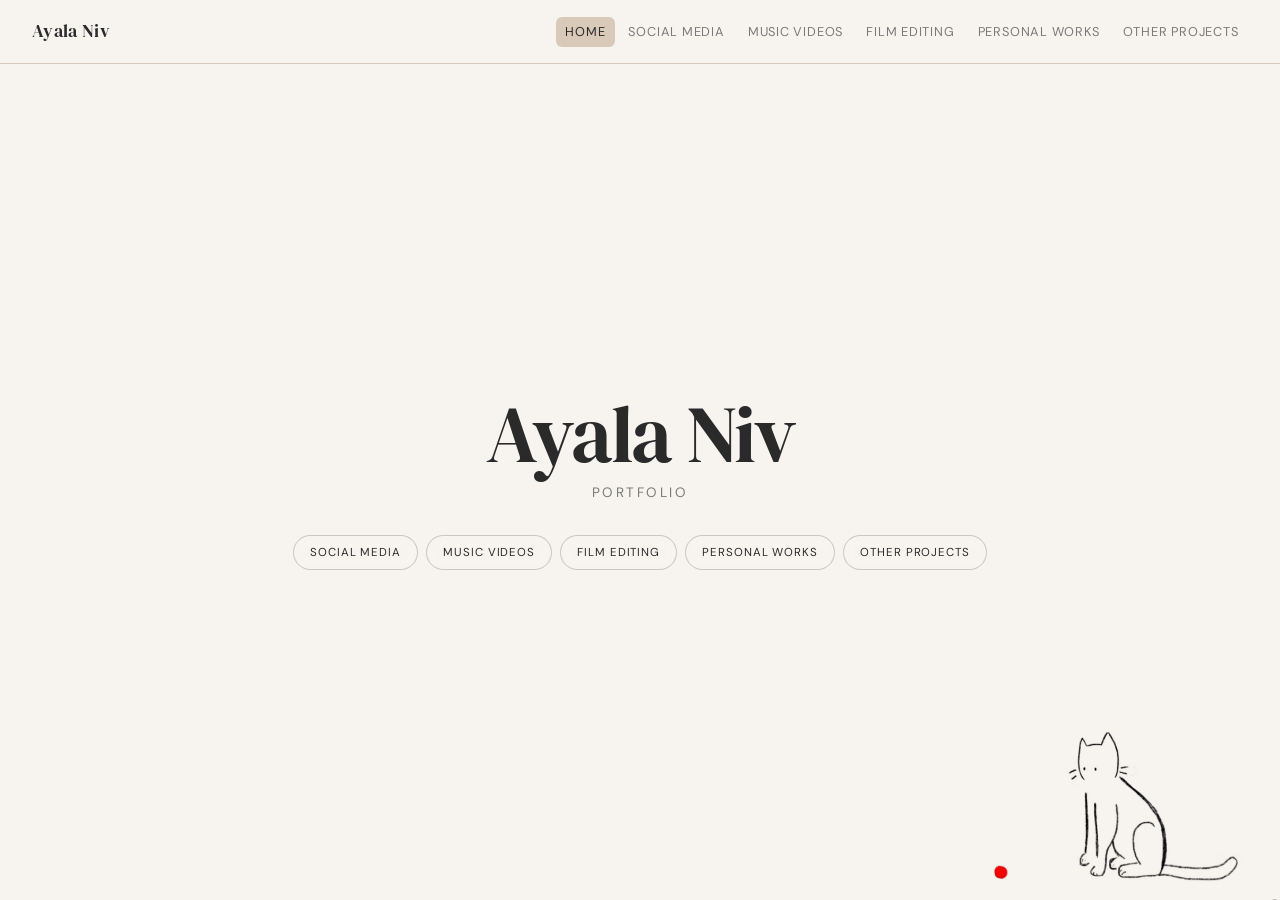
<file: index.html>
<!DOCTYPE html>
<html lang="he">
<head>
  <meta charset="UTF-8">
  <meta name="viewport" content="width=device-width, initial-scale=1.0">
  <title>Ayala Niv | Portfolio</title>
  <meta property="og:title" content="Ayala Niv | Portfolio">
  <meta property="og:image" content="https://lh3.googleusercontent.com/sitesv/[base64]w1280">
  <link rel="preconnect" href="https://fonts.googleapis.com">
  <link rel="preconnect" href="https://fonts.gstatic.com" crossorigin>
  <link href="https://fonts.googleapis.com/css2?family=DM+Sans:wght@300;400;500&family=DM+Serif+Display&display=swap" rel="stylesheet">
  <link rel="stylesheet" href="style.css">
</head>
<body>

  <!-- NAV -->
  <nav class="site-nav">
    <a href="index.html" class="nav-logo">Ayala Niv</a>
    <button class="nav-toggle" aria-label="Toggle menu" aria-expanded="false">
      <span></span><span></span><span></span>
    </button>
    <ul class="nav-links">
      <li><a href="index.html">Home</a></li>
      <li><a href="social-media.html">Social Media</a></li>
      <li><a href="music-videos.html">Music Videos</a></li>
      <li><a href="film-editing.html">Film Editing</a></li>
      <li><a href="personal-works.html">Personal Works</a></li>
      <li><a href="other-projects.html">Other Projects</a></li>
    </ul>
  </nav>

  <!-- HERO -->
  <section class="hero">
    <div class="hero-center fade-in">
      <h1>Ayala Niv</h1>
      <p class="hero-subtitle">Portfolio</p>
      <nav class="hero-nav" aria-label="Sections">
        <a href="social-media.html">Social Media</a>
        <a href="music-videos.html">Music Videos</a>
        <a href="film-editing.html">Film Editing</a>
        <a href="personal-works.html">Personal Works</a>
        <a href="other-projects.html">Other Projects</a>
      </nav>
    </div>
    <img class="hero-cat" src="Cat.png" alt="" role="presentation">
  </section>

  <script src="main.js"></script>
</body>
</html>
</file>
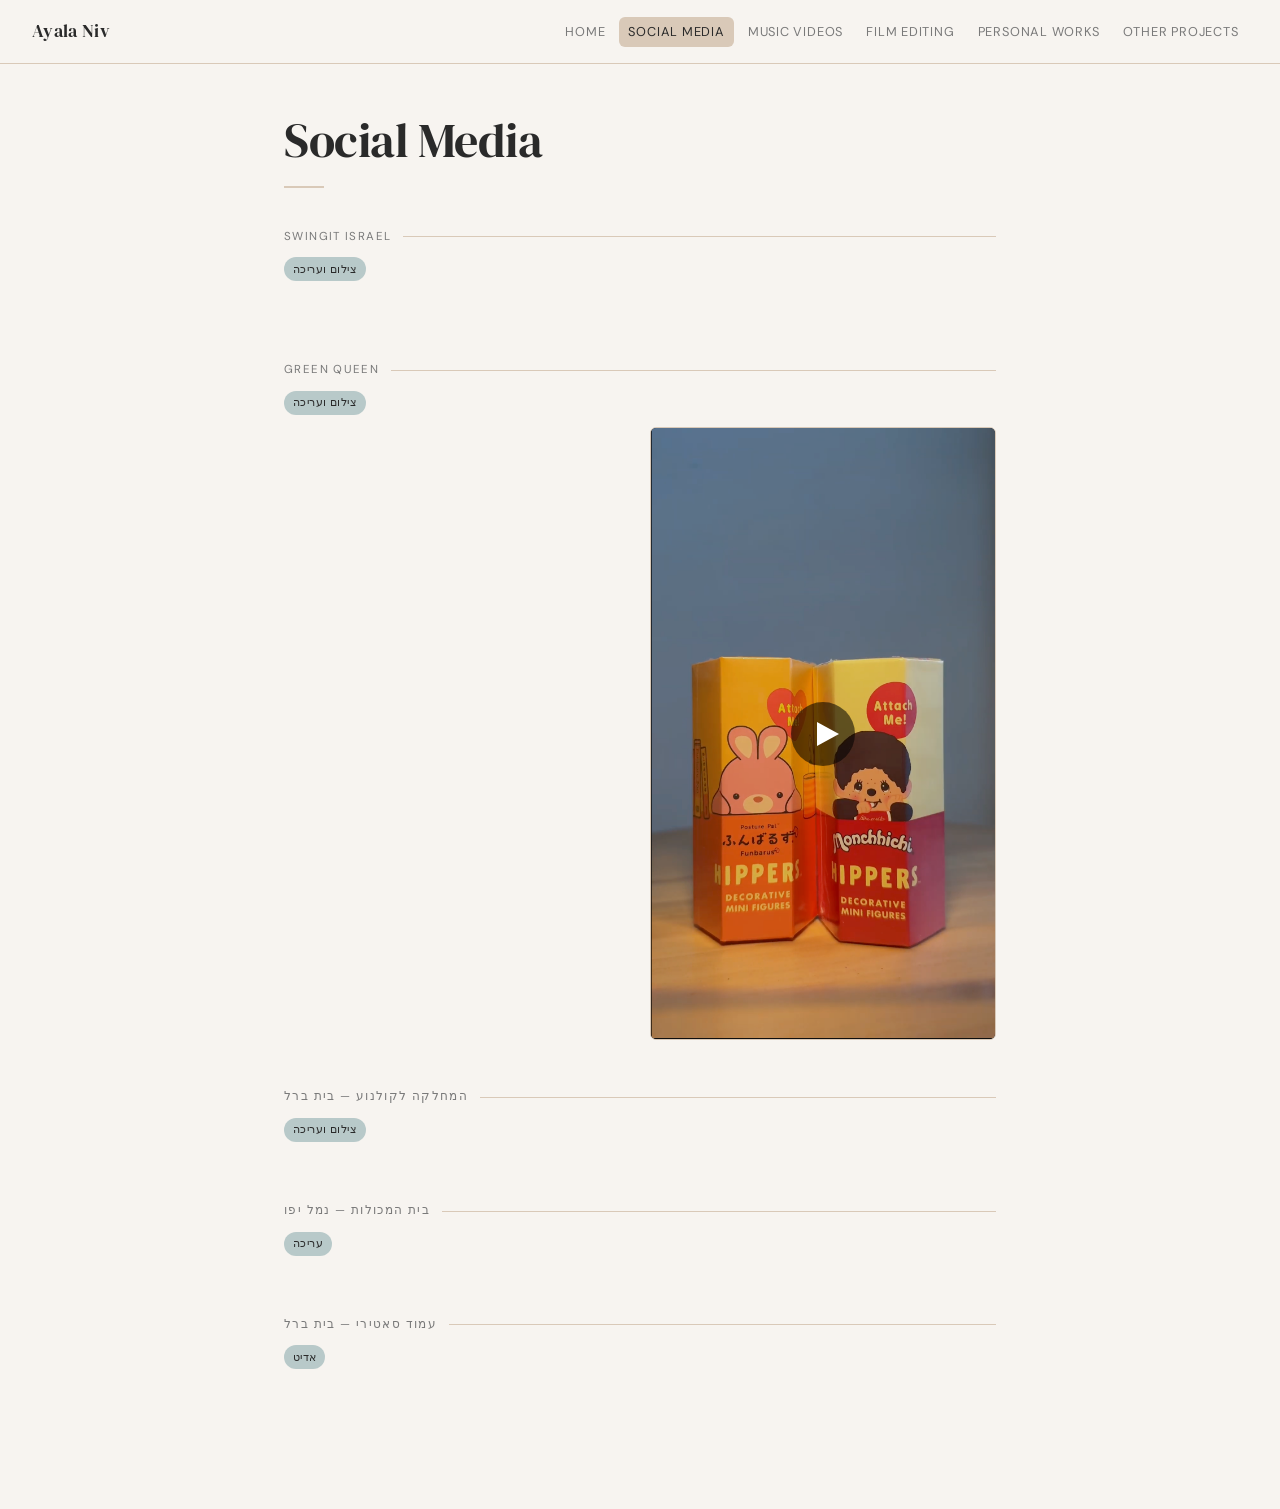
<file: social-media.html>
<!DOCTYPE html>
<html lang="he">
<head>
  <meta charset="UTF-8">
  <meta name="viewport" content="width=device-width, initial-scale=1.0">
  <title>Social Media | Ayala Niv</title>
  <link rel="preconnect" href="https://fonts.googleapis.com">
  <link rel="preconnect" href="https://fonts.gstatic.com" crossorigin>
  <link href="https://fonts.googleapis.com/css2?family=DM+Sans:wght@300;400;500&family=DM+Serif+Display&display=swap" rel="stylesheet">
  <link rel="stylesheet" href="style.css">
</head>
<body>

  <nav class="site-nav">
    <a href="index.html" class="nav-logo">Ayala Niv</a>
    <button class="nav-toggle" aria-label="Toggle menu" aria-expanded="false">
      <span></span><span></span><span></span>
    </button>
    <ul class="nav-links">
      <li><a href="index.html">Home</a></li>
      <li><a href="social-media.html">Social Media</a></li>
      <li><a href="music-videos.html">Music Videos</a></li>
      <li><a href="film-editing.html">Film Editing</a></li>
      <li><a href="personal-works.html">Personal Works</a></li>
      <li><a href="other-projects.html">Other Projects</a></li>
    </ul>
  </nav>

  <main class="page-wrap">
    <h1 class="page-title">Social Media</h1>
    <hr class="page-rule">

    <!-- Swingit Israel -->
    <div class="client-group">
      <p class="client-label">Swingit Israel</p>
      <span class="client-role-tag">צילום ועריכה</span>
      <div class="ig-embed-list">
        <blockquote class="instagram-media"
          data-instgrm-permalink="https://www.instagram.com/reel/DT0GIsGiC0R/?utm_source=ig_embed"
          data-instgrm-version="14"
          style="width:100%;">
        </blockquote>
        <blockquote class="instagram-media"
          data-instgrm-permalink="https://www.instagram.com/reel/DTKwocriE9l/?utm_source=ig_embed"
          data-instgrm-version="14"
          style="width:100%;">
        </blockquote>
        <blockquote class="instagram-media"
          data-instgrm-permalink="https://www.instagram.com/reel/DTqKJsmCLo7/?utm_source=ig_embed"
          data-instgrm-version="14"
          style="width:100%;">
        </blockquote>
      </div>
    </div>

    <!-- Green Queen -->
    <div class="client-group">
      <p class="client-label">Green Queen</p>
      <span class="client-role-tag">צילום ועריכה</span>
      <div class="ig-embed-list">
        <blockquote class="instagram-media"
          data-instgrm-permalink="https://www.instagram.com/reel/DQhhvbYjaoO/?utm_source=ig_embed"
          data-instgrm-version="14"
          style="width:100%;">
        </blockquote>
        <div class="video-block">
          <div class="video-ratio video-ratio--portrait" data-src="https://drive.google.com/file/d/1Pj9ypHbqMIeyJtlYM6fTCbgCBC8ZX0Qm/preview">
            <img class="video-thumb" src="Green Queen Hippers.png" alt="Green Queen Hippers" loading="lazy">
            <button class="play-overlay" aria-label="הפעל וידאו">
              <svg width="64" height="64" viewBox="0 0 64 64" fill="none">
                <circle cx="32" cy="32" r="32" fill="rgba(0,0,0,0.55)"/>
                <polygon points="26,20 26,44 48,32" fill="white"/>
              </svg>
            </button>
          </div>
        </div>
      </div>
    </div>

    <!-- המחלקה לקולנוע בבית ברל -->
    <div class="client-group">
      <p class="client-label">המחלקה לקולנוע — בית ברל</p>
      <span class="client-role-tag">צילום ועריכה</span>
      <div class="ig-embed-list">
        <blockquote class="instagram-media"
          data-instgrm-permalink="https://www.instagram.com/reel/DF3KGk4OCsI/?utm_source=ig_embed"
          data-instgrm-version="14"
          style="width:100%;">
        </blockquote>
        <blockquote class="instagram-media"
          data-instgrm-permalink="https://www.instagram.com/reel/DFp_2wiNuOf/?utm_source=ig_embed"
          data-instgrm-version="14"
          style="width:100%;">
        </blockquote>
      </div>
    </div>

    <!-- בית המכולות בנמל יפו -->
    <div class="client-group">
      <p class="client-label">בית המכולות — נמל יפו</p>
      <span class="client-role-tag">עריכה</span>
      <div class="ig-embed-list">
        <blockquote class="instagram-media"
          data-instgrm-permalink="https://www.instagram.com/reel/DOIlEMGjKQK/?utm_source=ig_embed"
          data-instgrm-version="14"
          style="width:100%;">
        </blockquote>
      </div>
    </div>

    <!-- עמוד סאטירי -->
    <div class="client-group">
      <p class="client-label">עמוד סאטירי — בית ברל</p>
      <span class="client-role-tag">אדיט</span>
      <div class="ig-embed-list">
        <blockquote class="instagram-media"
          data-instgrm-permalink="https://www.instagram.com/reel/DEage8KNeO-/?utm_source=ig_embed"
          data-instgrm-version="14"
          style="width:100%;">
        </blockquote>
      </div>
    </div>
  </main>

  <script src="main.js"></script>
  <script async src="//www.instagram.com/embed.js"></script>
</body>
</html>
</file>
<file: style.css>
/* ─── Reset & Base ─────────────────────────────────── */
*, *::before, *::after { box-sizing: border-box; margin: 0; padding: 0; }

:root {
  --bg:         #F7F4F0;
  --sand:       #D9C9B8;
  --teal:       #B8C9C9;
  --blush:      #E8C9C9;
  --sage:       #C9D4C0;
  --text:       #2A2A2A;
  --text-light: #7A7A7A;
  --white:      #FFFFFF;
  --nav-h:      64px;
  --max-w:      760px;
  --radius:     6px;
  --transition: 0.25s ease;
}

html { scroll-behavior: smooth; }

body {
  background: var(--bg);
  color: var(--text);
  font-family: 'DM Sans', sans-serif;
  font-size: 15px;
  line-height: 1.6;
  min-height: 100vh;
}

a { color: inherit; text-decoration: none; }
img { display: block; max-width: 100%; }

/* ─── Typography ────────────────────────────────────── */
h1, h2, h3 {
  font-family: 'DM Serif Display', serif;
  font-weight: 400;
  line-height: 1.2;
}

.page-title {
  font-size: clamp(2rem, 5vw, 3rem);
  margin-bottom: 0.25rem;
  letter-spacing: -0.01em;
}

.page-rule {
  width: 40px;
  height: 2px;
  background: var(--sand);
  margin: 1rem 0 2.5rem;
  border: none;
}

/* ─── Navigation ────────────────────────────────────── */
.site-nav {
  position: sticky;
  top: 0;
  z-index: 100;
  height: var(--nav-h);
  background: var(--bg);
  border-bottom: 1px solid var(--sand);
  display: flex;
  align-items: center;
  padding: 0 2rem;
  gap: 2rem;
}

.nav-logo {
  font-family: 'DM Serif Display', serif;
  font-size: 1.1rem;
  letter-spacing: 0.02em;
  flex-shrink: 0;
  white-space: nowrap;
}

.nav-links {
  list-style: none;
  display: flex;
  gap: 0.25rem;
  margin-left: auto;
  flex-wrap: wrap;
  justify-content: flex-end;
}

.nav-links a {
  font-size: 0.8rem;
  letter-spacing: 0.06em;
  text-transform: uppercase;
  color: var(--text-light);
  padding: 0.4rem 0.6rem;
  border-radius: var(--radius);
  transition: color var(--transition), background var(--transition);
}

.nav-links a:hover,
.nav-links a.active {
  color: var(--text);
  background: var(--sand);
}

/* Hamburger */
.nav-toggle {
  display: none;
  background: none;
  border: none;
  cursor: pointer;
  margin-left: auto;
  padding: 0.4rem;
  flex-direction: column;
  gap: 5px;
}

.nav-toggle span {
  display: block;
  width: 22px;
  height: 2px;
  background: var(--text);
  border-radius: 2px;
  transition: transform var(--transition), opacity var(--transition);
}

.nav-toggle.open span:nth-child(1) { transform: translateY(7px) rotate(45deg); }
.nav-toggle.open span:nth-child(2) { opacity: 0; }
.nav-toggle.open span:nth-child(3) { transform: translateY(-7px) rotate(-45deg); }

/* ─── Page Layout ───────────────────────────────────── */
.page-wrap {
  max-width: var(--max-w);
  margin: 0 auto;
  padding: 3rem 1.5rem 5rem;
}

/* ─── Hero (Home) ───────────────────────────────────── */
.hero {
  position: relative;
  height: calc(100vh - var(--nav-h));
  min-height: 400px;
  overflow: hidden;
  display: flex;
  align-items: center;
  justify-content: center;
}


.hero-center {
  position: relative;
  z-index: 1;
  text-align: center;
  padding: 2rem 2rem;
}

.hero-center h1 {
  font-size: clamp(2.8rem, 7vw, 5rem);
  letter-spacing: -0.02em;
  line-height: 1;
}

.hero-subtitle {
  font-size: 0.85rem;
  letter-spacing: 0.18em;
  text-transform: uppercase;
  color: var(--text-light);
  margin-top: 0.5rem;
}

.hero-nav {
  display: flex;
  flex-wrap: wrap;
  gap: 0.5rem;
  justify-content: center;
  margin-top: 2rem;
}

.hero-nav a {
  font-size: 0.72rem;
  letter-spacing: 0.08em;
  text-transform: uppercase;
  color: var(--text);
  padding: 0.45rem 1rem;
  border: 1px solid rgba(42,42,42,0.22);
  border-radius: 20px;
  background: rgba(247,244,240,0.65);
  backdrop-filter: blur(6px);
  transition: background var(--transition), border-color var(--transition), color var(--transition);
}

.hero-nav a:hover {
  background: rgba(247,244,240,0.92);
  border-color: var(--sand);
  color: var(--text);
}

.hero-cat {
  position: absolute;
  bottom: 0;
  right: 0;
  width: clamp(208px, 26vw, 390px);
  height: auto;
  z-index: 2;
  pointer-events: none;
  object-fit: contain;
  object-position: bottom right;
  mix-blend-mode: multiply;
}

/* ─── Cards (Video / Instagram) ────────────────────── */
.card-grid {
  display: grid;
  grid-template-columns: repeat(auto-fill, minmax(280px, 1fr));
  gap: 1.25rem;
}

.card-grid.single-col {
  grid-template-columns: 1fr;
}

.card {
  background: var(--white);
  border-radius: var(--radius);
  overflow: hidden;
  cursor: pointer;
  transition: transform var(--transition), box-shadow var(--transition);
  border: 1px solid var(--sand);
}

.card:hover {
  transform: translateY(-3px);
  box-shadow: 0 8px 24px rgba(0,0,0,0.08);
}

.card-thumb {
  position: relative;
  aspect-ratio: 16/9;
  background: var(--sand);
  overflow: hidden;
  min-height: 160px;
}

.card-thumb--teal { background: var(--teal); }
.card-thumb--blush { background: var(--blush); }

.card-thumb img {
  width: 100%;
  height: 100%;
  object-fit: cover;
  transition: transform 0.4s ease;
}

.card:hover .card-thumb img {
  transform: scale(1.03);
}

.play-btn {
  position: absolute;
  inset: 0;
  display: flex;
  align-items: center;
  justify-content: center;
  background: rgba(247,244,240,0.3);
  transition: background var(--transition);
}

.card:hover .play-btn {
  background: rgba(247,244,240,0.15);
}

.play-btn svg {
  width: 48px;
  height: 48px;
  filter: drop-shadow(0 2px 6px rgba(0,0,0,0.25));
}

.card-body {
  padding: 1rem 1.1rem 1.1rem;
}

.card-title {
  font-family: 'DM Serif Display', serif;
  font-size: 1rem;
  line-height: 1.35;
  direction: rtl;
  text-align: right;
}

.card-title.ltr {
  direction: ltr;
  text-align: left;
}

.card-role {
  font-size: 0.75rem;
  color: var(--text-light);
  margin-top: 0.3rem;
  direction: rtl;
  text-align: right;
  letter-spacing: 0.02em;
}

.card-role.ltr {
  direction: ltr;
  text-align: left;
}

/* ─── Instagram Embeds ──────────────────────────────── */
.ig-embed-list {
  display: grid;
  grid-template-columns: repeat(auto-fill, minmax(300px, 1fr));
  gap: 1.25rem;
  align-items: start;
}

/* Neutralise Instagram's default inline margin so our grid controls spacing */
.ig-embed-list .instagram-media {
  margin: 0 !important;
  width: 100% !important;
  min-width: 0 !important;
  max-width: 100% !important;
}

/* ─── Client Group ──────────────────────────────────── */
.client-group {
  margin-bottom: 3rem;
}

.client-label {
  font-size: 0.72rem;
  letter-spacing: 0.12em;
  text-transform: uppercase;
  color: var(--text-light);
  margin-bottom: 0.6rem;
  display: flex;
  align-items: center;
  gap: 0.75rem;
}

.client-label::after {
  content: '';
  flex: 1;
  height: 1px;
  background: var(--sand);
}

.client-role-tag {
  display: inline-block;
  background: var(--teal);
  font-size: 0.68rem;
  letter-spacing: 0.04em;
  padding: 0.2rem 0.55rem;
  border-radius: 20px;
  color: var(--text);
  margin-bottom: 0.75rem;
  direction: rtl;
}

/* ─── Inline Video Embed ────────────────────────────── */
.video-block {
  background: var(--white);
  border: 1px solid var(--sand);
  border-radius: var(--radius);
  overflow: hidden;
}

.video-ratio {
  position: relative;
  padding-top: 56.25%;
  background: #111;
}

.video-ratio--portrait {
  padding-top: 177.78%; /* 9:16 */
}

/* Thumbnail-first: image covers the ratio box */
.video-thumb {
  position: absolute;
  inset: 0;
  width: 100%;
  height: 100%;
  object-fit: cover;
  display: block;
}

/* Play button overlaid on thumbnail */
.play-overlay {
  position: absolute;
  inset: 0;
  display: flex;
  align-items: center;
  justify-content: center;
  background: rgba(0,0,0,0.12);
  border: none;
  cursor: pointer;
  width: 100%;
  transition: background var(--transition);
}

.play-overlay:hover { background: rgba(0,0,0,0.28); }

.video-ratio[data-src] { cursor: pointer; }

.video-ratio iframe {
  position: absolute;
  inset: 0;
  width: 100%;
  height: 100%;
  border: none;
}

.video-info {
  padding: 0.9rem 1.1rem 1rem;
  direction: rtl;
  text-align: right;
}

.video-title {
  font-family: 'DM Serif Display', serif;
  font-size: 1rem;
  line-height: 1.35;
  direction: rtl;
  text-align: right;
}

.video-role {
  font-size: 0.75rem;
  color: var(--text-light);
  margin-top: 0.25rem;
  direction: rtl;
  text-align: right;
}

/* For embeds that can't be iframed — show a tinted placeholder */
.video-ratio--placeholder {
  padding-top: 0;
  min-height: 200px;
  display: flex;
  align-items: center;
  justify-content: center;
  flex-direction: column;
  gap: 0.75rem;
  background: var(--teal);
}

.video-ratio--placeholder a {
  font-size: 0.72rem;
  letter-spacing: 0.06em;
  text-transform: uppercase;
  color: var(--text);
  opacity: 0.65;
  border-bottom: 1px solid rgba(42,42,42,0.3);
  padding-bottom: 1px;
  transition: opacity var(--transition);
}

.video-ratio--placeholder a:hover { opacity: 1; }

.video-ratio--placeholder svg { opacity: 0.45; }

/* ─── Lightbox ──────────────────────────────────────── */
.lightbox {
  display: none;
  position: fixed;
  inset: 0;
  z-index: 999;
  background: rgba(42,42,42,0.88);
  backdrop-filter: blur(4px);
  align-items: center;
  justify-content: center;
  padding: 1.5rem;
}

.lightbox.active {
  display: flex;
}

.lightbox-inner {
  position: relative;
  width: 100%;
  max-width: 900px;
}

.lightbox-ratio {
  position: relative;
  padding-top: 56.25%;
  background: #000;
  border-radius: var(--radius);
  overflow: hidden;
}

.lightbox-ratio iframe {
  position: absolute;
  inset: 0;
  width: 100%;
  height: 100%;
  border: none;
}

.lightbox-close {
  position: absolute;
  top: -42px;
  right: 0;
  background: none;
  border: none;
  color: #fff;
  font-size: 1.5rem;
  cursor: pointer;
  padding: 0.25rem 0.5rem;
  opacity: 0.8;
  transition: opacity var(--transition);
  line-height: 1;
}

.lightbox-close:hover { opacity: 1; }

/* ─── Section Divider ───────────────────────────────── */
.section-divider {
  margin: 3rem 0 2rem;
  display: flex;
  align-items: center;
  gap: 1rem;
  direction: rtl;
}

.section-divider h2 {
  font-size: 1.4rem;
  direction: rtl;
  text-align: right;
}

.section-divider::after {
  content: '';
  flex: 1;
  height: 1px;
  background: var(--sand);
}

/* ─── Responsive ────────────────────────────────────── */
@media (max-width: 640px) {
  .site-nav { padding: 0 1.25rem; }

  .nav-links {
    display: none;
    position: absolute;
    top: var(--nav-h);
    left: 0;
    right: 0;
    background: var(--bg);
    border-bottom: 1px solid var(--sand);
    flex-direction: column;
    padding: 0.5rem 1.25rem 1rem;
    gap: 0;
    flex-wrap: nowrap;
    margin: 0;
    z-index: 99;
  }

  .nav-links.open { display: flex; }

  .nav-links a {
    padding: 0.9rem 0.5rem;
    font-size: 0.88rem;
    border-bottom: 1px solid var(--sand);
    display: block;
  }

  .nav-links li:last-child a { border-bottom: none; }

  .nav-toggle {
    display: flex;
  }

  .hero-center { padding: 1.5rem 1.25rem; }

  .hero-nav { gap: 0.4rem; margin-top: 1.5rem; }

  .hero-cat { width: clamp(130px, 38vw, 200px); }

  .page-wrap { padding: 2rem 1.25rem 4rem; }

  .card-grid { grid-template-columns: 1fr; }

  .ig-grid { grid-template-columns: repeat(2, 1fr); }

  .project-item { padding: 0.9rem 1rem; }
}

@media (max-width: 400px) {
  .ig-grid { grid-template-columns: repeat(2, 1fr); }
}

/* ─── Grid full-span (for group headers inside card-grid) ── */
.grid-span {
  grid-column: 1 / -1;
}

/* ─── Documentary group (header + nested pair) ──────── */
.doc-group {
  grid-column: 1 / -1;
}

.doc-group > .section-divider {
  margin-top: 0;
  margin-bottom: 1.25rem;
}

.doc-group > .card-grid {
  margin: 0;
}

/* ─── Utilities ─────────────────────────────────────── */
.tag {
  display: inline-block;
  font-size: 0.68rem;
  letter-spacing: 0.05em;
  text-transform: uppercase;
  padding: 0.2rem 0.6rem;
  border-radius: 20px;
  background: var(--sage);
  color: var(--text);
}

.fade-in {
  animation: fadeIn 0.6s ease both;
}

@keyframes fadeIn {
  from { opacity: 0; transform: translateY(10px); }
  to   { opacity: 1; transform: translateY(0); }
}
</file>
